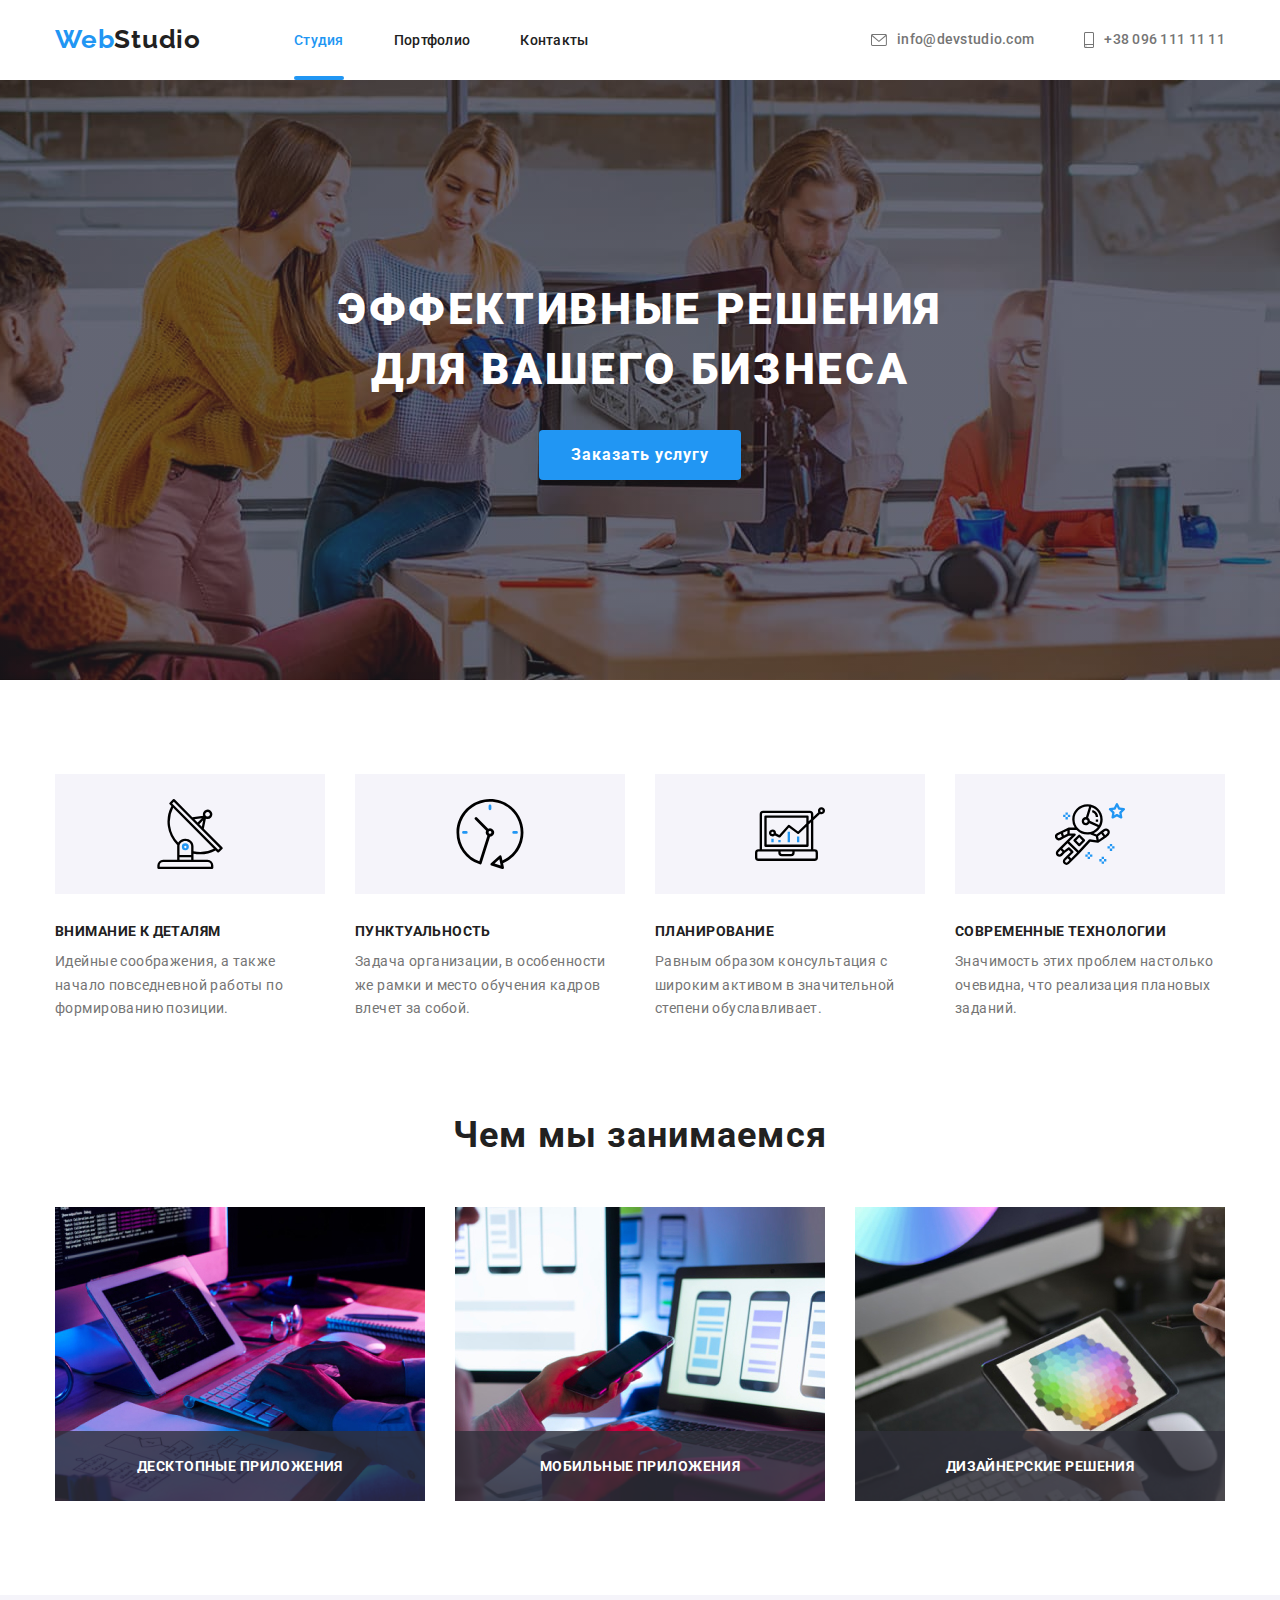
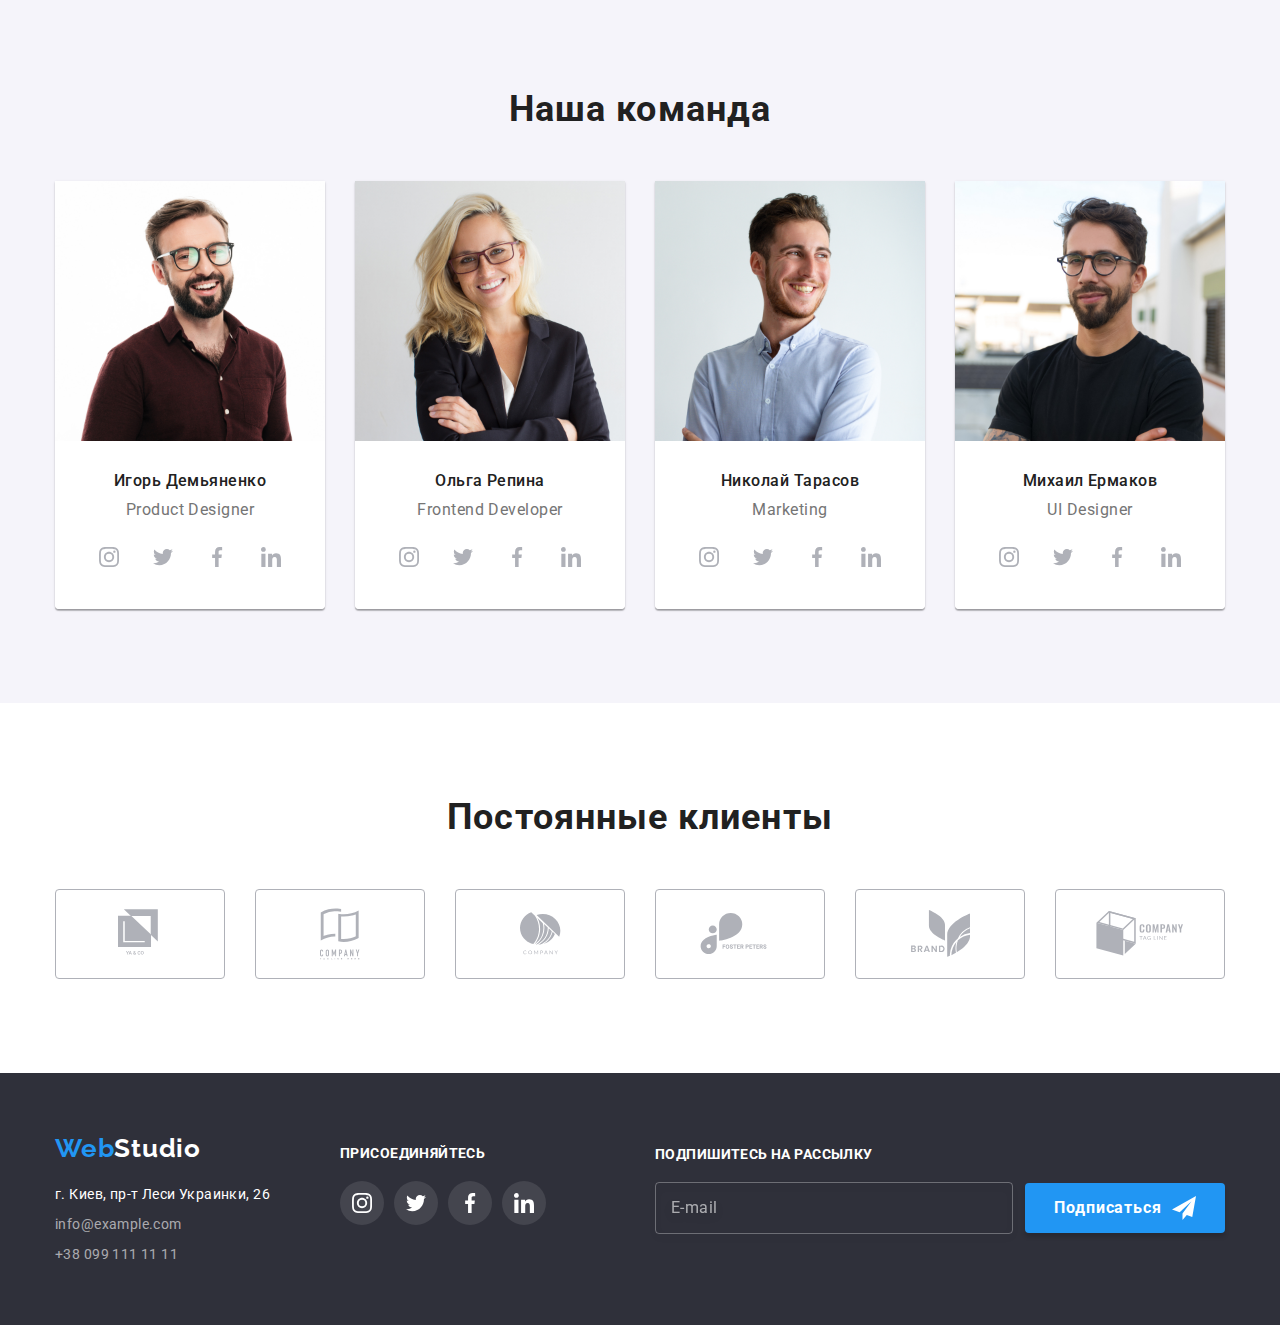
<file: index.html>
<!DOCTYPE html>
<html lang="ru">
<head>
    <meta charset="UTF-8">
    <meta name="viewport" content="width=device-width, initial-scale=1.0">
    <link href="https://fonts.googleapis.com/css2?family=Raleway:wght@700&family=Roboto:wght@400;500;700;900&display=swap"
    rel="stylesheet">
    <link rel="stylesheet" href="https://cdnjs.cloudflare.com/ajax/libs/modern-normalize/1.0.0/modern-normalize.min.css">
    <link rel="stylesheet" href="./styles.css">
    <title>WebStudio</title>
</head>
<body>
    <header class="page-header">
        
           <div class="container header-container">
                <nav class="nav-content">
                    <a class="header-logo" href="./index.html"><span class="logo-part">Web</span>Studio</a>
                    <ul class="nav-list">
                        <li class="nav-link">
                            <a class="current item" href="./index.html">Студия</a>
                        </li>
                        <li class="nav-link">
                            <a class="item" href="./portfolio.html">Портфолио</a>
                        </li>
                        <li class="nav-link">
                            <a class="item" href="#">Контакты</a>
                        </li>
                    </ul>
                </nav>
                
                <ul class="info-head">
                    <li class="info-link">
                        <a class="item" href="mailto:info@devstudio.com">
                            <svg class="info-icon" width="16" height="12">
                                <use href="./images/sprite.svg#envelope"></use>
                            </svg>
                            info@devstudio.com
                        </a>
                        </li>
                    <li class="info-link">
                        <a class="item" href="tel:+380961111111">
                            <svg class="info-icon" width="10" height="16">
                                <use href="./images/sprite.svg#smartphone"></use>
                            </svg>
                            +38 096 111 11 11</a></li>
                </ul>
           </div>
    </header>
    
    <main>
                            <!--Hero-->
        <section class="hero-section">
            <div class="hero-container">
                <h1 class="hero-title">Эффективные решения для вашего бизнеса</h1>
                <button class="button" type="button" data-modal-open>Заказать услугу</button>
                
            </div>
        </section>
        
                            <!--Наши преимущества-->
        <section class="features">
            <!-- <h2>Наши преимущества</h2> -->
            <div class="container">
                <ul class="features-list">
                    <li class="item">
                        <div class="features-icon">
                            <svg class="antenna" width="70" height="70">
                                <use href="./images/sprite.svg#antenna"></use>
                            </svg>
                        </div>
                        <h3 class="features-title">Внимание к деталям</h3>
                        <p class="features-content">Идейные соображения, а также начало повседневной работы по формированию позиции.</p>
                    </li>
                    <li class="item">
                        <div class="features-icon">
                            <svg class="antenna" width="70" height="70">
                                <use href="./images/sprite.svg#clock"></use>
                            </svg>
                        </div>
                        <h3 class="features-title">Пунктуальность</h3>
                        <p class="features-content">Задача организации, в особенности же рамки и место обучения кадров влечет за собой.
                        </p>
                    </li>
                    <li class="item">
                        <div class="features-icon">
                            <svg class="antenna" width="70" height="70">
                                <use href="./images/sprite.svg#diagram"></use>
                            </svg>
                        </div>
                        <h3 class="features-title">Планирование</h3>
                        <p class="features-content">Равным образом консультация с широким активом в значительной степени обуславливает.
                        </p>
                    </li>
                    <li class="item">
                        <div class="features-icon">
                            <svg class="antenna" width="70" height="70">
                                <use href="./images/sprite.svg#astronaut"></use>
                            </svg>
                        </div>
                        <h3 class="features-title">Современные технологии</h3>
                        <p class="features-content">Значимость этих проблем настолько очевидна, что реализация плановых заданий.</p>
                    </li>
                </ul>
            </div>
        </section>
                            <!-- Чем мы занимаемся -->
        <section class="doing">
            <div class="container">
                <h2 class="section-title">Чем мы занимаемся</h2>
                <ul class="doing-list">
                    <li class="doing-item">
                        <img class="doing-image" src="./images/img1.jpg" alt="doing-img" width="370">
                        <div class="doing-caption">
                            <p class="caption">Десктопные приложения</p>
                        </div>
                    </li>
                    <li class="doing-item">
                        <img class="doing-image" src="./images/img2.jpg" alt="doing-img" width="370">
                        <div class="doing-caption">
                            <p class="caption">Мобильные приложения</p>
                        </div>
                    </li>
                    <li class="doing-item">
                        <img class="doing-image" src="./images/img3.jpg" alt="doing-img" width="370">
                        <div class="doing-caption">
                            <p class="caption">Дизайнерские решения</p>
                        </div>
                    </li>
                </ul>
            </div>
        </section>
                            <!-- Наши сотрудники -->
        <section class="members">
            <div class="container">
                <h2 class="section-title">Наша команда</h2>
                <ul class="member-list">
                    <li class="card">
                        <img src="./images/photo1.jpg" alt="Игорь Демьяненко" width="270">
                        <div class="card-content">
                            <h4 class="members-name">Игорь Демьяненко</h4>
                            <p class="members-position">Product Designer</p>
                            <ul class="soc-media-list">
                                <li class="soc-media-item">
                                    <a class="soc-media-link" href="#">
                                        <svg class="soc-media-logo">
                                            <use href="./images/sprite.svg#instagram"></use>
                                        </svg>
                                    </a>
                                </li>
                                <li class="soc-media-item">
                                    <a class="soc-media-link" href="#">
                                        <svg class="soc-media-logo">
                                            <use href="./images/sprite.svg#twitter"></use>
                                        </svg>
                                    </a>
                                </li>
                                <li class="soc-media-item">
                                    <a class="soc-media-link" href="#">
                                        <svg class="soc-media-logo">
                                            <use href="./images/sprite.svg#facebook"></use>
                                        </svg>
                                    </a>
                                </li>
                                <li class="soc-media-item">
                                    <a class="soc-media-link" href="#">
                                        <svg class="soc-media-logo">
                                            <use href="./images/sprite.svg#linkedin"></use>
                                        </svg>
                                    </a>
                                </li>
                            </ul>
                        </div>
                    </li>
                    <li class="card">
                        <img src="./images/photo2.jpg" alt="Ольга Репина" width="270">
                        <div class="card-content">
                            <h4 class="members-name">Ольга Репина</h4>
                            <p class="members-position">Frontend Developer</p>
                            <ul class="soc-media-list">
                                <li class="soc-media-item">
                                    <a class="soc-media-link" href="#">
                                        <svg class="soc-media-logo">
                                            <use href="./images/sprite.svg#instagram"></use>
                                        </svg>
                                    </a>
                                </li>
                                <li class="soc-media-item">
                                    <a class="soc-media-link" href="#">
                                        <svg class="soc-media-logo">
                                            <use href="./images/sprite.svg#twitter"></use>
                                        </svg>
                                    </a>
                                </li>
                                <li class="soc-media-item">
                                    <a class="soc-media-link" href="#">
                                        <svg class="soc-media-logo">
                                            <use href="./images/sprite.svg#facebook"></use>
                                        </svg>
                                    </a>
                                </li>
                                <li class="soc-media-item">
                                    <a class="soc-media-link" href="#">
                                        <svg class="soc-media-logo">
                                            <use href="./images/sprite.svg#linkedin"></use>
                                        </svg>
                                    </a>
                                </li>
                            </ul>
                        </div>
                    </li>
                    <li class="card">
                        <img src="./images/photo3.jpg" alt="Николай Тарасов" width="270">
                        <div class="card-content">
                            <h4 class="members-name">Николай Тарасов</h4>
                            <p class="members-position">Marketing</p>
                            <ul class="soc-media-list">
                                <li class="soc-media-item">
                                    <a class="soc-media-link" href="#">
                                        <svg class="soc-media-logo">
                                            <use href="./images/sprite.svg#instagram"></use>
                                        </svg>
                                    </a>
                                </li>
                                <li class="soc-media-item">
                                    <a class="soc-media-link" href="#">
                                        <svg class="soc-media-logo">
                                            <use href="./images/sprite.svg#twitter"></use>
                                        </svg>
                                    </a>
                                </li>
                                <li class="soc-media-item">
                                    <a class="soc-media-link" href="#">
                                        <svg class="soc-media-logo">
                                            <use href="./images/sprite.svg#facebook"></use>
                                        </svg>
                                    </a>
                                </li>
                                <li class="soc-media-item">
                                    <a class="soc-media-link" href="#">
                                        <svg class="soc-media-logo">
                                            <use href="./images/sprite.svg#linkedin"></use>
                                        </svg>
                                    </a>
                                </li>
                            </ul>
                        </div>
                    </li>
                    <li class="card">
                        <img src="./images/photo4.jpg" alt="Михаил Ермаков" width="270">
                        <div class="card-content">
                            <h4 class="members-name">Михаил Ермаков</h4>
                            <p class="members-position">UI Designer</p>
                            <ul class="soc-media-list">
                                <li class="soc-media-item">
                                    <a class="soc-media-link" href="#">
                                        <svg class="soc-media-logo">
                                            <use href="./images/sprite.svg#instagram"></use>
                                        </svg>
                                    </a>
                                </li>
                                <li class="soc-media-item">
                                    <a class="soc-media-link" href="#">
                                        <svg class="soc-media-logo">
                                            <use href="./images/sprite.svg#twitter"></use>
                                        </svg>
                                    </a>
                                </li>
                                <li class="soc-media-item">
                                    <a class="soc-media-link" href="#">
                                        <svg class="soc-media-logo">
                                            <use href="./images/sprite.svg#facebook"></use>
                                        </svg>
                                    </a>
                                </li>
                                <li class="soc-media-item">
                                    <a class="soc-media-link" href="#">
                                        <svg class="soc-media-logo">
                                            <use href="./images/sprite.svg#linkedin"></use>
                                        </svg>
                                    </a>
                                </li>
                            </ul>
                        </div>
                    </li>
                </ul>
            </div>
        </section>


        <section class="clients">
           <div class="container">
               <h2 class="section-title">Постоянные клиенты</h2>
                <ul class="clients-list">
                    <li class="clients-list-item">
                        <a class="client-link" href="#">
                            <svg class="client-logo" width="44" height="49">
                                <use href="./images/sprite.svg#logo1"></use>
                            </svg>
                        </a>
                    </li>
                    <li class="clients-list-item">
                        <a class="client-link" href="#">
                            <svg class="client-logo" width="40" height="52">
                                <use href="./images/sprite.svg#logo2"></use>
                            </svg>
                        </a>
                    </li>
                    <li class="clients-list-item">
                        <a class="client-link" href="#">
                            <svg class="client-logo" width="41" height="43">
                                <use href="./images/sprite.svg#logo3"></use>
                            </svg>
                        </a>
                    </li>
                    <li class="clients-list-item">
                        <a class="client-link" href="#">
                            <svg class="client-logo" width="80" height="42">
                                <use href="./images/sprite.svg#logo4"></use>
                            </svg>
                        </a>
                    </li>
                    <li class="clients-list-item">
                        <a class="client-link" href="#">
                            <svg class="client-logo" width="59" height="47">
                                <use href="./images/sprite.svg#logo5"></use>
                            </svg>
                        </a>
                    </li>
                    <li class="clients-list-item">
                        <a class="client-link" href="#">
                            <svg class="client-logo" width="88" height="45">
                                <use href="./images/sprite.svg#logo6"></use>
                            </svg>
                        </a>
                    </li>
                </ul>
           </div>
        </section>
     
        
        <!-- MODAL WINDOW -->
        <div class="backdrop is-hidden" data-modal>
            <div class="modal">
               <button class="close-modal" data-modal-close>
                <svg class="modal-icon-close" width="30px" height="30px">
                    <use href="./images/sprite.svg#close"></use>
                </svg>
               </button>
               <p class="modal-title">Оставьте свои данные, мы вам перезвоним</p>
               <form class="modal-form">
                   
                   
                
                    <label class="form-label" for="name">
                        <span class="label-text">Имя</span>
                    <div class="field-box">
                        <input class="form-input" type="text" id="name">
                        <div class="input-svg">
                            <svg class="input-icon" width="18" height="18">
                                <use href="./images/sprite.svg#person-black"></use>
                            </svg>
                        </div>
                    </div>
                    </label>
                
                    <label class="form-label" for="tel">
                        <span class="label-text">Телефон</span>                        
                        <div class="field-box">
                            <input class="form-input" type="tel" id="tel">
                            <div class="input-svg">
                                <svg class="input-icon" width="18" height="18">
                                    <use href="./images/sprite.svg#phone-black"></use>
                                </svg>
                            </div>
                        </div>
                    </label>

                    <label class="form-label" for="email">
                        <span class="label-text">Почта</span>
                        <div class="field-box">
                            <input class="form-input" type="email" id="email">
                            <div class="input-svg">
                                <svg class="input-icon" width="18" height="18">
                                    <use href="./images/sprite.svg#email-black"></use>
                                </svg>
                            </div>
                        </div>
                    </label>

                    <label class="form-label" for="comments">
                        <span class="label-text">Комментарий</span>
                        <textarea class="comments-input" name="comments" id="comments" placeholder="Введите текст"></textarea>               
                    </label>


                    <div class="agreement">
                        <label class="checkbox-label" for="checkbox">
                            <input type="checkbox" id="checkbox" class="checkbox">
                            <span class="checkbox-icon"></span>
                            Соглашаюсь с рассылкой и принимаю&nbsp
                            <a class="agreement-terms" href="#"> Условия договора</a>
                        </label>
                    </div>
                    <button class="button modal-btn" type="submit">Отправить</button>
               </form>


            </div>
        </div>
    </main>
   



    <footer class="page-footer">
        <div class="container footer-container">
            <div class="address-container">
                <a class="footer-logo" href="./index.html"><span class="logo-part">Web</span>Studio</a>
                <address>
                    <ul class="address-list">
                        <li class="address-list-item">
                            <p class="address">г. Киев, пр-т Леси Украинки, 26</p>
                        </li>
                        <li class="address-list-item"><a class="info-foot" href="mailto:info@example.com">info@example.com</a></li>
                        <li class="address-list-item"><a class="info-foot" href="tel:+380991111111">+38 099 111 11 11</a></li>
                    </ul>
                </address>
            </div>
            <div class="media-container">
                <p class="join-text">Присоединяйтесь</p>
                <ul class="footer-media-list">
                    <li class="footer-media-item">
                        <a class="footer-media-link" href="#">
                            <svg class="footer-media-logo">
                                <use href="./images/sprite.svg#instagram"></use>
                            </svg>
                        </a>
                    </li>
                    <li class="footer-media-item">
                        <a class="footer-media-link" href="#">
                            <svg class="footer-media-logo">
                                <use href="./images/sprite.svg#twitter"></use>
                            </svg>
                        </a>
                    </li>
                    <li class="footer-media-item">
                        <a class="footer-media-link" href="#">
                            <svg class="footer-media-logo">
                                <use href="./images/sprite.svg#facebook"></use>
                            </svg>
                        </a>
                    </li>
                    <li class="footer-media-item">
                        <a class="footer-media-link" href="#">
                            <svg class="footer-media-logo">
                                <use href="./images/sprite.svg#linkedin"></use>
                            </svg>
                        </a>
                    </li>
                </ul>
            
            </div>
            <form class="subscription-form">
                <label for="mail" class="subscription-text">Подпишитесь на рассылку</label>
                <div class="mail-send">
                    <input class="mail-input" type="email" name="mail" id="mail" placeholder="E-mail">
                    <button type="submit" class="button subscription">
                        Подписаться
                        <svg class="send" width="24" height="24">
                            <use href="./images/sprite.svg#icon-send"></use>
                        </svg>
                    </button>
                </div>
            </form>
        </div>
        
    </footer>
    <script src="./js/modal.js"></script>
</body>
</html>
</file>
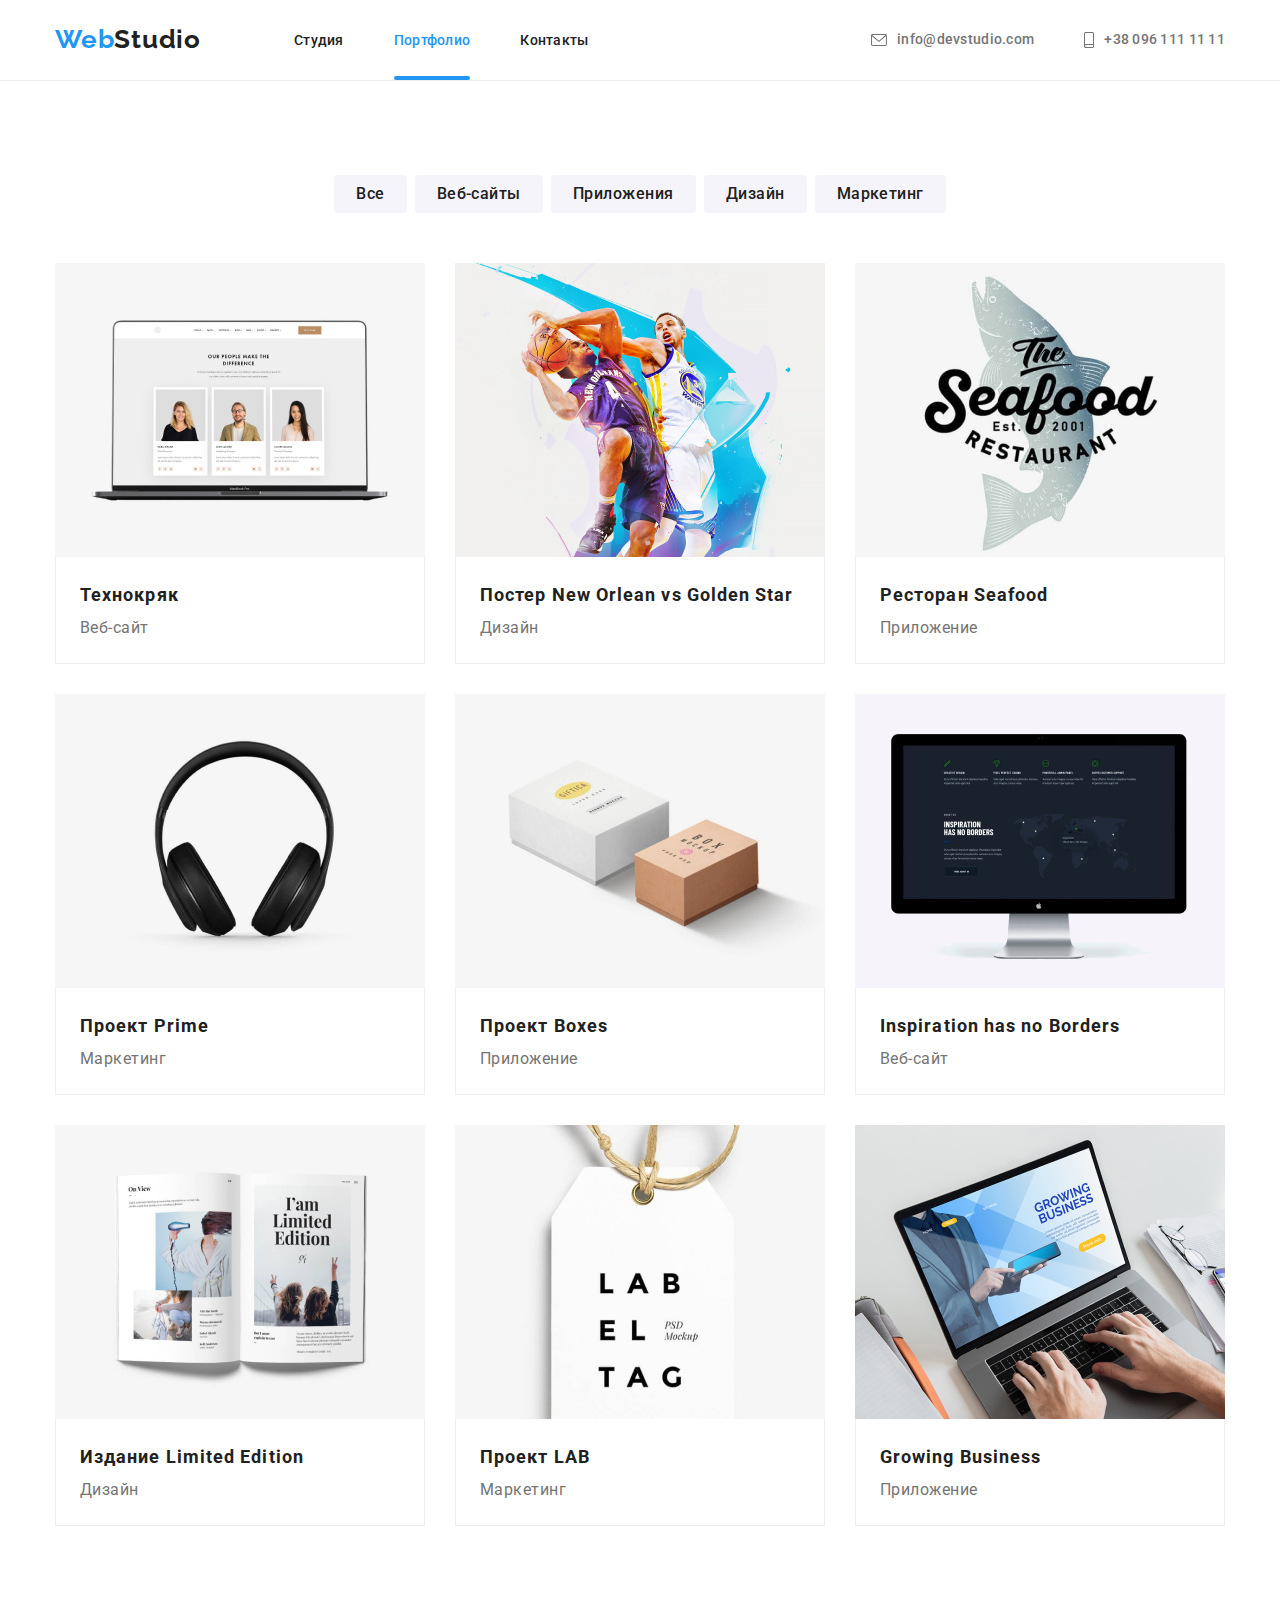
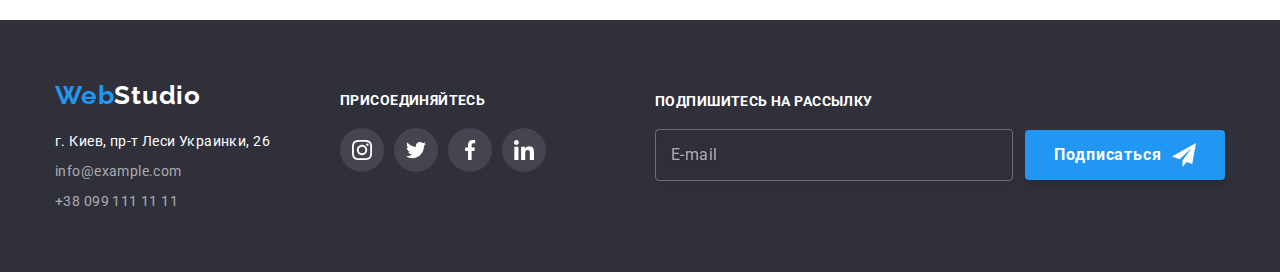
<file: portfolio.html>
<!DOCTYPE html>
<html lang="ru">
<head>
    <meta charset="UTF-8">
    <meta name="viewport" content="width=device-width, initial-scale=1.0">
    <link href="https://fonts.googleapis.com/css2?family=Raleway:wght@700&family=Roboto:wght@400;500;700;900&display=swap"
        rel="stylesheet">
    <link rel="stylesheet" href="https://cdnjs.cloudflare.com/ajax/libs/modern-normalize/1.0.0/modern-normalize.min.css">
    <link rel="stylesheet" href="./styles.css">
    <title>Портфолио</title>
</head>
<body>
    <header class="page-header">
    
        <div class="container header-container">
            <nav class="nav-content">
                <a class="header-logo" href="./index.html"><span class="logo-part">Web</span>Studio</a>
                <ul class="nav-list">
                    <li class="nav-link">
                        <a class=" item" href="./index.html">Студия</a>
                    </li>
                    <li class="nav-link">
                        <a class="current item" href="./portfolio.html">Портфолио</a>
                    </li>
                    <li class="nav-link">
                        <a class="item" href="#">Контакты</a>
                    </li>
                </ul>
            </nav>
    
            <ul class="info-head">
                <li class="info-link">
                    <a class="item" href="mailto:info@devstudio.com">
                        <svg class="info-icon" width="16" height="12">
                            <use href="./images/sprite.svg#envelope"></use>
                        </svg>
                        info@devstudio.com
                    </a>
                </li>
                <li class="info-link">
                    <a class="item" href="tel:+380961111111">
                        <svg class="info-icon" width="10" height="16">
                            <use href="./images/sprite.svg#smartphone"></use>
                        </svg>
                        +38 096 111 11 11
                    </a>
                </li>
            </ul>
        </div>
    </header>
   <main>
       <section class="portfolio-section">
        <!-- <h1>Проекты</h1> -->
        <!-- Фильтры -->
            <div class="container">
                <ul class="filter">
                    <li class="filter-item"><button class="filter-button" type="button">Все</button></li>
                    <li class="filter-item"><button class="filter-button" type="button">Веб-сайты</button></li>
                    <li class="filter-item"><button class="filter-button" type="button">Приложения</button></li>
                    <li class="filter-item"><button class="filter-button" type="button">Дизайн</button></li>
                    <li class="filter-item"><button class="filter-button" type="button">Маркетинг</button></li>
                </ul>
                <!-- Список работ -->
                <ul class="work-list">
                    <li class="work-list-item">
                        <a class="work-card" href="#">
                            <div class="work-image">
                                <img src="./images/images-portfolio/img1.jpg" alt="Технокряк">
                                <div class="overlay">
                                    <p class="overlay-text">Технокряк это современная площадка распространения коронавируса. Компании используют эту платформу для цифрового шпионажа и атак на защищённые сервера конкурентов.</p>
                                </div>
                            </div>
                            <div class="work-card-content">
                                <h2 class="project-title">Технокряк</h2>
                                <p class="project-type">Веб-сайт</p>
                            </div>
                        </a>
                    </li>
                    <li class="work-list-item">
                        <a class="work-card" href="#">
                            <div class="work-image">
                                <img  src="./images/images-portfolio/img2.jpg" alt="Постер New Orlean vs Golden Star">
                                <div class="overlay">
                                    <p class="overlay-text">Технокряк это современная площадка распространения коронавируса. Компании используют эту платформу для цифрового шпионажа и атак на защищённые сервера конкурентов.</p>
                                </div>
                            </div>
                            <div class="work-card-content">
                                <h2 class="project-title">Постер New Orlean vs Golden Star</h2>
                                <p class="project-type">Дизайн</p>
                            </div>
                        </a>
                    </li>
                    <li class="work-list-item">
                        <a class="work-card" href="#">
                            <div class="work-image">
                                <img src="./images/images-portfolio/img3.jpg" alt="Ресторан Seafood">
                                <div class="overlay">
                                    <p class="overlay-text">Технокряк это современная площадка распространения коронавируса. Компании используют эту платформу для цифрового шпионажа и атак на защищённые сервера конкурентов.</p>
                                </div>
                            </div>
                           <div class="work-card-content">
                                <h2 class="project-title">Ресторан Seafood</h2>
                                <p class="project-type">Приложение</p>
                           </div>
                        </a>
                    </li>
                    <li class="work-list-item">
                        <a class="work-card" href="#">
                            <div class="work-image">
                                <img src="./images/images-portfolio/img4.jpg" alt="Проект Prime">
                                <div class="overlay">
                                    <p class="overlay-text">Технокряк это современная площадка распространения коронавируса. Компании используют эту платформу для цифрового шпионажа и атак на защищённые сервера конкурентов.</p>
                                </div>
                            </div>
                            <div class="work-card-content">
                                <h2 class="project-title">Проект Prime</h2>
                                <p class="project-type">Маркетинг</p>
                            </div>
                        </a>
                    </li>
                    <li class="work-list-item">
                        <a class="work-card" href="#">
                            <div class="work-image">
                                <img src="./images/images-portfolio/img5.jpg" alt="Проект Boxes">
                                <div class="overlay">
                                    <p class="overlay-text">Технокряк это современная площадка распространения коронавируса. Компании используют эту платформу для цифрового шпионажа и атак на защищённые сервера конкурентов.</p>
                                </div>
                            </div>
                            <div class="work-card-content">
                                <h2 class="project-title">Проект Boxes</h2>
                                <p class="project-type">Приложение</p>
                            </div>
                        </a>
                    </li>
                    <li class="work-list-item">
                        <a class="work-card" href="#">
                            <div class="work-image">
                                <img src="./images/images-portfolio/img6.jpg" alt="Inspiration has no Borders">
                                <div class="overlay">
                                    <p class="overlay-text">Технокряк это современная площадка распространения коронавируса. Компании используют эту платформу для цифрового шпионажа и атак на защищённые сервера конкурентов.</p>
                                </div>
                            </div>
                           <div class="work-card-content">
                                <h2 class="project-title">Inspiration has no Borders</h2>
                                <p class="project-type">Веб-сайт</p>
                           </div>
                        </a>
                    </li>
                    <li class="work-list-item">
                        <a class="work-card" href="#">
                           <div class="work-image">
                                <img src="./images/images-portfolio/img7.jpg" alt="Издание Limited Edition">
                                <div class="overlay">
                                    <p class="overlay-text">Технокряк это современная площадка распространения коронавируса. Компании используют эту платформу для цифрового шпионажа и атак на защищённые сервера конкурентов.</p>
                                </div>
                           </div>
                            <div class="work-card-content">
                                <h2 class="project-title">Издание Limited Edition</h2>
                                <p class="project-type">Дизайн</p>
                            </div>
                        </a>
                    </li>
                    <li class="work-list-item">
                        <a class="work-card" href="#">
                            <div class="work-image">
                                <img src="./images/images-portfolio/img8.jpg" alt="Проект LAB">
                                <div class="overlay">
                                    <p class="overlay-text">Технокряк это современная площадка распространения коронавируса. Компании используют эту платформу для цифрового шпионажа и атак на защищённые сервера конкурентов.</p>
                                </div>
                            </div>
                           <div class="work-card-content">
                                <h2 class="project-title">Проект LAB</h2>
                                <p class="project-type">Маркетинг</p>
                           </div>
                        </a>
                    </li>
                    <li class="work-list-item">
                        <a class="work-card" href="#">
                            <div class="work-image">
                                <img src="./images/images-portfolio/img9.jpg" alt="Growing Business">
                                <div class="overlay">
                                    <p class="overlay-text">Технокряк это современная площадка распространения коронавируса. Компании используют эту платформу для цифрового шпионажа и атак на защищённые сервера конкурентов.</p>
                                </div>
                            </div>
                            <div class="work-card-content">
                                <h2 class="project-title">Growing Business</h2>
                                <p class="project-type">Приложение</p>
                            </div>
                        </a>
                    </li>
                </ul>
            </div>
       </section>
   </main>
    <footer class="page-footer">
        <div class="container footer-container">
            <div class="address-container">
                <a class="footer-logo" href="./index.html"><span class="logo-part">Web</span>Studio</a>
                <address>
                    <ul class="address-list">
                        <li class="address-list-item">
                            <p class="address">г. Киев, пр-т Леси Украинки, 26</p>
                        </li>
                        <li class="address-list-item"><a class="info-foot"
                                href="mailto:info@example.com">info@example.com</a></li>
                        <li class="address-list-item"><a class="info-foot" href="tel:+380991111111">+38 099 111 11 11</a>
                        </li>
                    </ul>
                </address>
            </div>
            <div class="media-container">
                <p class="join-text">Присоединяйтесь</p>
                <ul class="footer-media-list">
                    <li class="footer-media-item">
                        <a class="footer-media-link" href="#">
                            <svg class="footer-media-logo">
                                <use href="./images/sprite.svg#instagram"></use>
                            </svg>
                        </a>
                    </li>
                    <li class="footer-media-item">
                        <a class="footer-media-link" href="#">
                            <svg class="footer-media-logo">
                                <use href="./images/sprite.svg#twitter"></use>
                            </svg>
                        </a>
                    </li>
                    <li class="footer-media-item">
                        <a class="footer-media-link" href="#">
                            <svg class="footer-media-logo">
                                <use href="./images/sprite.svg#facebook"></use>
                            </svg>
                        </a>
                    </li>
                    <li class="footer-media-item">
                        <a class="footer-media-link" href="#">
                            <svg class="footer-media-logo">
                                <use href="./images/sprite.svg#linkedin"></use>
                            </svg>
                        </a>
                    </li>
                </ul>
    
            </div>
            <form class="subscription-form">
                <label for="mail" class="subscription-text">Подпишитесь на рассылку</label>
                <div class="mail-send">
                    <input class="mail-input" type="email" name="mail" id="mail" placeholder="E-mail">
                    <button type="submit" class="button subscription">
                        Подписаться
                        <svg class="send" width="24" height="24">
                            <use href="./images/sprite.svg#icon-send"></use>
                        </svg>
                    </button>
                </div>
            </form>
        </div>
    
    </footer>
</body>

</html>
</file>
<file: styles.css>
:root {
  --primary-title-color: #212121;
  --primary-text-color: #757575;
  --accent-color: #2196f3;
  --secondary-title-color: #ffffff;
  --button-background: #f5f4fa;
  --footer-background: #2f303a;
  --hero-background: #c4c4c4;
  --border: #eeeeee;
  --icon-background: #f5f4fa;
  --logo-color: rgba(175, 177, 184, 1);
}

/* Header */
body {
  font-family: Roboto, sans-serif;
  color: var(--primary-text-color);
}

ul {
  list-style: none;
  padding-inline-start: 0px;
  margin: 0px;
}

p {
  font-style: normal;
  margin: 0px;
}
a {
  text-decoration: none;
  font-style: normal;
}
h1,
h2,
h3,
h4 {
  margin: 0px;
}
img {
  display: block;
  max-width: 100%;
  height: auto;
}
.container {
  width: 1200px;
  padding-left: 15px;
  padding-right: 15px;
  margin-left: auto;
  margin-right: auto;
}

.header-container {
  display: flex;
  justify-content: space-between;
}
.nav-content {
  display: flex;
  align-items: center;
}
.logo-part {
  color: var(--accent-color);
}
.header-logo {
  margin-right: 93px;
  font-family: Raleway;
  color: var(--primary-title-color);
  font-weight: 700;
  font-size: 26px;
  line-height: 1.2;
  letter-spacing: 0.03em;
}
.footer-logo {
  display: block;
  margin-bottom: 20px;
  font-family: Raleway;
  color: var(--secondary-title-color);
  font-weight: 700;
  font-size: 26px;
  line-height: 1.2;
  letter-spacing: 0.03em;
}
.nav-list {
  display: flex;
}

.nav-link .item {
  color: var(--primary-title-color);
  font-weight: 500;
  font-size: 14px;
  line-height: 1.15;
  letter-spacing: 0.02em;

  display: block;
  position: relative;
  padding-bottom: 32px;
  padding-top: 32px;
  transition: color 250ms cubic-bezier(0.4, 0, 0.2, 1);
}
.nav-link + .nav-link {
  margin-left: 50px;
}
.nav-link .item:hover,
.nav-link .item:focus {
  color: var(--accent-color);
}

.nav-list .current {
  color: var(--accent-color);
}
.info-head {
  display: flex;
  align-items: center;
}
.info-link + .info-link {
  margin-left: 50px;
}
.info-head .item {
  display: flex;
  
  color: var(--primary-text-color);
  font-weight: 500;
  font-size: 14px;
  line-height: 1.14;
  letter-spacing: 0.02em;
  align-items: center;
  transition: color 250ms cubic-bezier(0.4, 0, 0.2, 1);
 
}
.info-icon {
  fill: var(--primary-text-color);
  margin-right: 10px;
  transition: fill 250ms cubic-bezier(0.4, 0, 0.2, 1);
  
}
.info-link .item:hover,
.info-link .item:focus {
  color: var(--accent-color);
}
.info-link .item:hover .info-icon,
.info-link .item:focus .info-icon {
  fill: var(--accent-color);
}
.item.current::after {
  display: block;
  position: absolute;
  content: '';
  width: 100%;
  height: 4px;
  bottom: 0;
  background-color: var(--accent-color);
  border-radius: 2px;
}

/* HERO CONTAINER */
.hero-section {
  max-width: 1600px;
 padding: 200px 0px;
  margin-left: auto;
  margin-right: auto;
  background-image: linear-gradient(
      to right,
      rgba(47, 48, 58, 0.4),
      rgba(47, 48, 58, 0.4)
    ),
    url(./images/hero_background.jpg);
  background-color: var(--hero-background);
  background-position: center;
}
.hero-container {
  position: relative;
  width: 700px;
  text-align: center;
  margin-left: auto;
  margin-right: auto;
 
}
.hero-title {
  color: var(--secondary-title-color);
  margin: 0px;
  margin-bottom: 30px;
  font-weight: 900;
  font-size: 44px;
  line-height: 1.36;
  text-align: center;
  letter-spacing: 0.06em;
  text-transform: uppercase;
}
.button {
  display: inline-block;
  color: var(--secondary-title-color);
  background-color: var(--accent-color);
  min-width: 200px;
  padding: 10px 32px;
  font-weight: 700;
  font-size: 16px;
  line-height: 1.88;
  box-shadow: 0px 4px 4px rgba(0, 0, 0, 0.15);
  border: transparent;
  border-radius: 4px;
justify-content: center;
  align-items: center;
  text-align: center;
  letter-spacing: 0.06em;
}

/* FEATURES */
.features {
  padding: 94px 0px;
}
.features-list {
  display: flex;
}
.features-list .item {
  width: 270px;
  margin-right: 30px;
}
.features-list .item:last-child {
  margin-right: 0px;
}
.features-title {
  color: var(--primary-title-color);
  font-weight: 700;
  font-size: 14px;
  line-height: 1.14;
  letter-spacing: 0.03em;
  text-transform: uppercase;
  margin-bottom: 10px;
}

.features-icon {
  display: flex;
  height: 120px;
  background-color: var(--icon-background);
  margin-bottom: 30px;
  align-items: center;
  justify-content: center;
}

.features-content {
  color: var(--primary-text-color);
  font-weight: 400;
  font-size: 14px;
  line-height: 1.7;
  letter-spacing: 0.03em;
}

/* ЧЕМ МЫ ЗАНИМАЕМСЯ */
.section-title {
  color: var(--primary-title-color);
  font-weight: 700;
  font-size: 36px;
  line-height: 1.16;
  letter-spacing: 0.03em;
  margin-bottom: 50px;
  text-align: center;
}

.doing {
  padding-bottom: 94px;
}
.doing-list {
  display: flex;
}
.doing-item {
  position: relative;
}
.doing-caption {
  display: flex;
  position: absolute;
  width: 100%;
  height: 70px;
  bottom: 0;
  background: rgba(47, 48, 58, 0.8);
  align-items: center;
  justify-content: center;
  

}
.caption {
  display: block;
  font-style: normal;
font-weight: bold;
font-size: 14px;
line-height: 16px;
color: var(--secondary-title-color);
letter-spacing: 0.03em;
text-transform: uppercase;



}


.doing-item:not(:last-child) {
  margin-right: 30px;
}

/* НАША КОМАНДА */


.members {
  background-color: var(--button-background);
  padding: 94px 0px;
  text-align: center;
}

.member-list {
  display: flex;
}

.card:not(:last-child) {
  margin-right: 30px;
}

.card {
  box-shadow: 0px 1px 3px rgba(0, 0, 0, 0.12), 0px 1px 1px rgba(0, 0, 0, 0.14),
    0px 2px 1px rgba(0, 0, 0, 0.2);
  border-radius: 0px 0px 4px 4px;
  overflow: hidden;
}

.card-content {
  background-color: var(--secondary-title-color);
  padding: 30px 32px;
}
.members-name {
  color: var(--primary-title-color);
  font-weight: 500;
  font-size: 16px;
  line-height: 1.2;
  letter-spacing: 0.03em;
  margin-bottom: 10px;
}

.members-position {
  color: var(--primary-text-color);
  font-weight: 400;
  font-size: 16px;
  line-height: 1.2;
  letter-spacing: 0.03em;
  margin-bottom: 16px;
}

.soc-media-list {
  display: flex;
}
.soc-media-item {
  display: block;
  justify-content: center;
  align-items: center;
}
.soc-media-item:not(:last-child) {
  margin-right: 10px;
}
.soc-media-link {
  display: flex;

  width: 44px;
  height: 44px;

  justify-content: center;
  align-items: center;
  border-radius: 50%;
  transition: background-color 250ms cubic-bezier(0.4, 0, 0.2, 1);
}

.soc-media-logo {
  display: block;
  width: 20px;
  height: 20px;
  fill: var(--logo-color);
  transition: fill 250ms cubic-bezier(0.4, 0, 0.2, 1);
}

.soc-media-link:hover,
.soc-media-link:focus {
  background-color: var(--accent-color);
}
.soc-media-link:hover .soc-media-logo,
.soc-media-link:focus .soc-media-logo {
  fill: #ffffff;
}
/* CLIENTS SECTION */
.clients {
  padding-top: 94px;
  padding-bottom: 94px;
}
.clients-list {
  display: flex;
}
.clients-list-item {
  width: 170px;
  height: 90px;
 
}
.clients-list-item:not(:last-child) {
  margin-right: 30px;
}
.client-link {
  display: flex;
  width: 100%;
  height: 100%;
  justify-content: center;
  align-items: center;
  border: 1px solid var(--logo-color);
  border-radius: 4px;
  transition: border-color 250ms cubic-bezier(0.4, 0, 0.2, 1);
 
}
.client-logo {
  fill: var(--logo-color);
  transition: fill 250ms cubic-bezier(0.4, 0, 0.2, 1);
}

.client-link:hover,
.client-link:focus {
  border-color: var(--accent-color);
}
.client-link:hover .client-logo,
.client-link:focus .client-logo {
  fill: var(--accent-color);
}

/* FOOTER SECTION */
.address {
  color: var(--secondary-title-color);
  font-weight: 400;
  font-size: 14px;
  line-height: 1.5;
  letter-spacing: 0.03em;
}

.info-foot {
  color: rgba(255, 255, 255, 0.6);
  font-weight: 400;
  font-size: 14px;
  line-height: 1.5;
  letter-spacing: 0.03em;
}

.info-list-foot:hover,
.info-list-foot:focus {
  color: var(--accent-color);
}

.page-footer {
  display: flex;
  background-color: var(--footer-background);
  padding-top: 60px;
  padding-bottom: 60px;
}
.footer-container {
  display: flex;
}
.address-container {
  margin-right: 70px;
}
.join-text {
  color: rgba(255, 255, 255, 1);
  margin-bottom: 20px;
  font-style: normal;
  font-weight: bold;
  font-size: 14px;
  line-height: 16px;
  letter-spacing: 0.03em;
  text-transform: uppercase;
}
.media-container {
  margin-top: 12px;
}
.address-list-item {
  display: block;
}
.address-list-item:not(:last-child) {
  margin-bottom: 9px;
}

.footer-media-list {
  display: flex;
}
.footer-media-item {
  display: block;
  justify-content: center;
  align-items: center;
}
.footer-media-item:not(:last-child) {
  margin-right: 10px;
}
.footer-media-link {
  display: flex;
  background: rgba(255, 255, 255, 0.1);
  width: 44px;
  height: 44px;

  justify-content: center;
  align-items: center;
  border-radius: 50%;
  transition: background-color 250ms cubic-bezier(0.4, 0, 0.2, 1);
}

.footer-media-logo {
  display: block;
  width: 20px;
  height: 20px;
  fill: #ffffff;
}

.footer-media-link:hover,
.footer-media-link:focus {
  background-color: var(--accent-color);
}
.footer-media-link:hover .footer-media-logo,
.footer-media-link:focus .footer-media-logo {
  fill: #ffffff;
}

.subscription-form {
  
  margin-left: auto;
  margin-top: 12px;
}
.button.subscription {
  display: flex;
  padding: 10px 28px;
  margin-left: 12px;

}
.send {
  margin-left: 10px;
}
.mail-send {
  display: flex;
  align-items: center;
}
.subscription-text {
  display: inline-block;
  color: rgba(255, 255, 255, 1);
  font-style: normal;
  font-weight: bold;
  font-size: 14px;
  line-height: 16px;
  letter-spacing: 0.03em;
  text-transform: uppercase;
  margin-bottom: 20px;
}
.mail-input {
  background-color: inherit;
  width: 358px;
  padding: 15px;
  border: 1px solid rgba(255, 255, 255, 0.3);
filter: drop-shadow(0px 4px 4px rgba(0, 0, 0, 0.15));
border-radius: 4px;
}
.mail-input {
  font-style: normal;
  font-weight: normal;
  font-size: 16px;
  line-height: 20px;
  letter-spacing: 0.03em;
  
  color: rgba(255, 255, 255, 0.6);
}
.mail-input::placeholder {
  font-style: normal;
font-weight: normal;
font-size: 16px;
line-height: 20px;
letter-spacing: 0.03em;

color: rgba(255, 255, 255, 0.6);
}
/* Стили для Portfolio */
.portfolio-section {
  padding-top: 94px;
  padding-bottom: 94px;
  border-top: 1px solid #ececec;
}
.filter {
  display: flex;
  margin-bottom: 50px;
  justify-content: center;
}
.filter-button {
  display: block;
  color: var(--primary-title-color);
  background-color: var(--button-background);
  font-weight: 500;
  font-size: 16px;
  line-height: 1.6;
  text-align: center;
  letter-spacing: 0.03em;
  padding: 6px 22px;
  border: transparent;
  border-radius: 4px;
  transition: color 250ms cubic-bezier(0.4, 0, 0.2, 1), background-color 250ms cubic-bezier(0.4, 0, 0.2, 1);
}
.filter-item:not(:last-child) {
  margin-right: 8px;
}
.filter-button:hover,
.filter-button:focus {
  color: var(--secondary-title-color);
  background-color: var(--accent-color);
}
.work-list-item {
  margin-right: 30px;
  margin-bottom: 30px;
}
.work-card {
  display: block;
  transition: box-shadow 250ms cubic-bezier(0.4, 0, 0.2, 1);
}
.work-card:hover,
.work-card:focus {
  box-shadow: 0px 1px 1px rgba(0, 0, 0, 0.12), 0px 4px 4px rgba(0, 0, 0, 0.06),
    1px 4px 6px rgba(0, 0, 0, 0.16);
}
.work-list-item:nth-child(3n) {
  margin-right: 0px;
}
.work-list-item:nth-last-child(-n + 3) {
  margin-bottom: 0px;
}

.work-list {
  display: flex;
  flex-wrap: wrap;
}

.work-card-content {
  border-bottom: 1px solid var(--border);
  border-left: 1px solid var(--border);
  border-right: 1px solid var(--border);
  padding: 20px 24px;
}
.project-title {
  color: var(--primary-title-color);
  font-weight: 700;
  font-size: 18px;
  line-height: 2;
  letter-spacing: 0.06em;
}
.project-type {
  color: var(--primary-text-color);
  font-weight: 400;
  font-size: 16px;
  line-height: 1.88;
  letter-spacing: 0.03em;
}
.work-image {
  width: 370px;
  position: relative;
  overflow: hidden;
}
.overlay {
  position: absolute;
  display: block;
  width: 100%;
  height: 100%;
  padding: 63px 24px;
  background-color: rgba(33, 150, 243, 0.9);
  top: 0;
  left: 0;
  transform: translateY(100%);
  transition: transform 250ms cubic-bezier(0.4, 0, 0.2, 1);
 

  
}
.work-card:hover .overlay,
.work-card:focus .overlay {
  transform: translateY(0%);
}
.overlay-text {
  font-style: normal;
  font-weight: normal;
  font-size: 18px;
  line-height: 28px;
 
  
  letter-spacing: 0.03em;
  
  color: #FFFFFF;
}

/* MODAL WINDOW */
.backdrop {
  position: fixed;
  top: 0;
  left: 0;
  width: 100%;
  height: 100%;
  background-color: rgba(0, 0, 0, 0.2);
  opacity: 1;
  transition: opacity 250ms cubic-bezier(0.4, 0, 0.2, 1);
}
.backdrop.is-hidden {
  opacity: 0;
  pointer-events: none;
}
.backdrop.is-hidden .modal {
  transform: translate(-50%, -50%) scale(0.9);
 
}
.modal {
  position: absolute;
  width: 528px;
  height: 581px;
  top: 50%;
  left: 50%;
  padding: 40px;
  background-color: #ffffff;
  box-shadow: 0px 1px 3px rgba(0, 0, 0, 0.12), 0px 1px 1px rgba(0, 0, 0, 0.14), 0px 2px 1px rgba(0, 0, 0, 0.2);
  border-radius: 4px;
  transform: translate(-50%, -50%) scale(1);
  transition: transform 250ms cubic-bezier(0.4, 0, 0.2, 1);
}
.close-modal {
  position: absolute;
  padding: 0px;
  border: none;
  height: 30px;
  background-color: #fff;
  top: 8px;
  right: 8px;
  justify-content: center;
  align-items: center;
}
.modal-icon-close {
  transition: fill 250ms cubic-bezier(0.4, 0, 0.2, 1);
}

.close-modal:hover .modal-icon-close,
.close-modal:focus .modal-icon-close {
  fill: var(--accent-color);
}

.modal-title {
  font-style: normal;
font-weight: bold;
font-size: 20px;
line-height: 23px;
text-align: center;
letter-spacing: 0.03em;
color: var(--primary-title-color);
margin-bottom: 12px;
}
.form-label {
  display: inline-block;
  font-style: normal;
  font-weight: normal;
  font-size: 12px;
  line-height: 14px;
  letter-spacing: 0.01em;
  color: var(--primary-text-color);
  margin-bottom: 10px;
  position: relative;
  
}

.form-input {
  width: 448px;
  height: 40px;
  padding: 11px 42px;
  border: 1px solid rgba(33, 33, 33, 0.2);
  border-radius: 4px;
  outline: transparent;
  transition: border-color 250ms cubic-bezier(0.4, 0, 0.2, 1)
}
.input-icon {
  transition: fill 250ms cubic-bezier(0.4, 0, 0.2, 1)
}
.field-box:focus-within .form-input {
  border-color: var(--accent-color);

}
.field-box:focus-within .input-icon{
  fill: var(--accent-color);
}
.form-label:focus-within .comments-input {
  border-color: var(--accent-color);

}
.field-box {
  position: relative;
 display: block;

 }
.input-svg {
  position: absolute;
  display: block;
  top: 11px;
  left: 12px;
  width: 18px;
  height: 18px;
}

  
.label-text {
  display: inline-block;
  margin-bottom: 4px;
}
.comments-input {
  width: 448px;
  height: 120px;
  padding: 12px 16px;
  border: 1px solid rgba(33, 33, 33, 0.2);
  border-radius: 4px;
  resize: none;
  outline: transparent;
  transition: border-color 250ms cubic-bezier(0.4, 0, 0.2, 1)
}

.checkbox {
    position: absolute;
    width: 1px;
    height: 1px;
    margin: -1px;
    border: 0;
    padding: 0;
    white-space: nowrap;
    clip-path: inset(100%);
    clip: rect(0 0 0 0);
    overflow: hidden;
  }
  
.checkbox-icon {
  display: block;
width: 16px;
height: 15px;
margin-right: 7px;
border: 2px solid var(--primary-title-color);
border-radius: 2px;
transition: background-color 250ms cubic-bezier(0.4, 0, 0.2, 1),
  border-color 250ms cubic-bezier(0.4, 0, 0.2, 1),
  background-image 250ms cubic-bezier(0.4, 0, 0.2, 1);
}
.checkbox:checked + .checkbox-icon {
  border-color: var(--accent-color);
  background-color: var(--accent-color);
  background-image: url(./images/icon-check.svg);
  background-size: contain;
  background-origin: border-box;

}

.checkbox-label {
  display: flex;
  font-style: normal;
font-weight: normal;
font-size: 14px;
line-height: 24px;
letter-spacing: 0.03em;
color: var(--primary-text-color);
margin-left: 8px;
align-items: center;


}
.checkbox-label a{
  color:var(--accent-color);
  text-decoration: underline;
}
.agreement {
  display: flex;
  margin-top: 10px;
  margin-bottom: 30px;
text-align: center;
justify-content: center;
}
.modal-btn {
  display: block;
  margin-left: auto;
  margin-right: auto;
}
.comments-input::placeholder {
  font-style: normal;
font-weight: normal;
font-size: 14px;
line-height: 16px;
letter-spacing: 0.01em;
color: rgba(117, 117, 117, 0.5);
}
</file>
